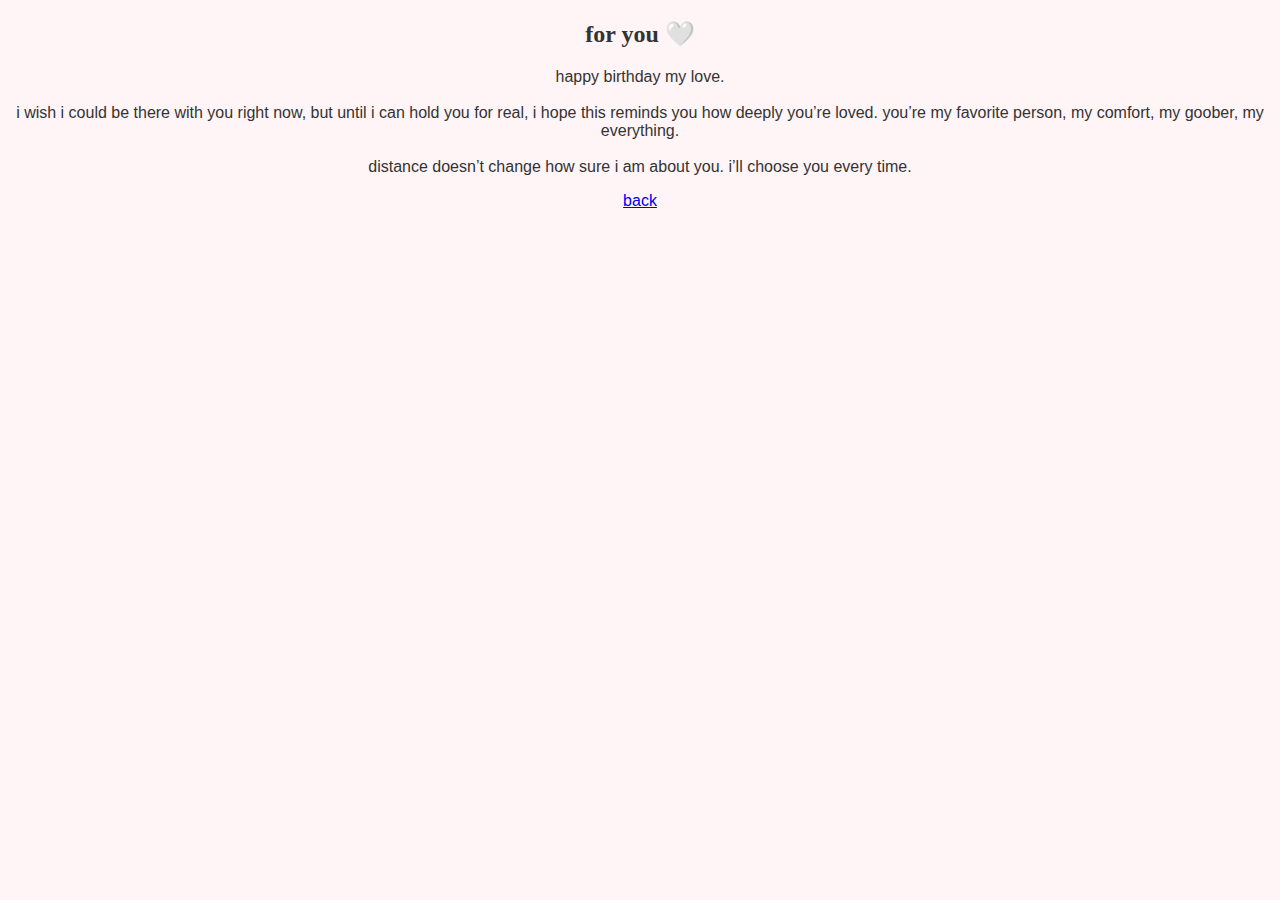
<file: letter.html>
<!DOCTYPE html>
<html lang="en">
<head>
  <meta charset="UTF-8">
  <title>For Claire</title>
  <link rel="stylesheet" href="style.css">
</head>
<body>

<div class="bg"></div>

<div class="card">
  <h2>for you 🤍</h2>
  <p class="letter">
    happy birthday my love.<br><br>

    i wish i could be there with you right now,
    but until i can hold you for real,
    i hope this reminds you how deeply you’re loved.
    you’re my favorite person, my comfort,
    my goober, my everything.<br><br>

    distance doesn’t change how sure i am about you.
    i’ll choose you every time.
  </p>

  <a href="index.html" class="button">back</a>
</div>

</body>
</html>
</file>
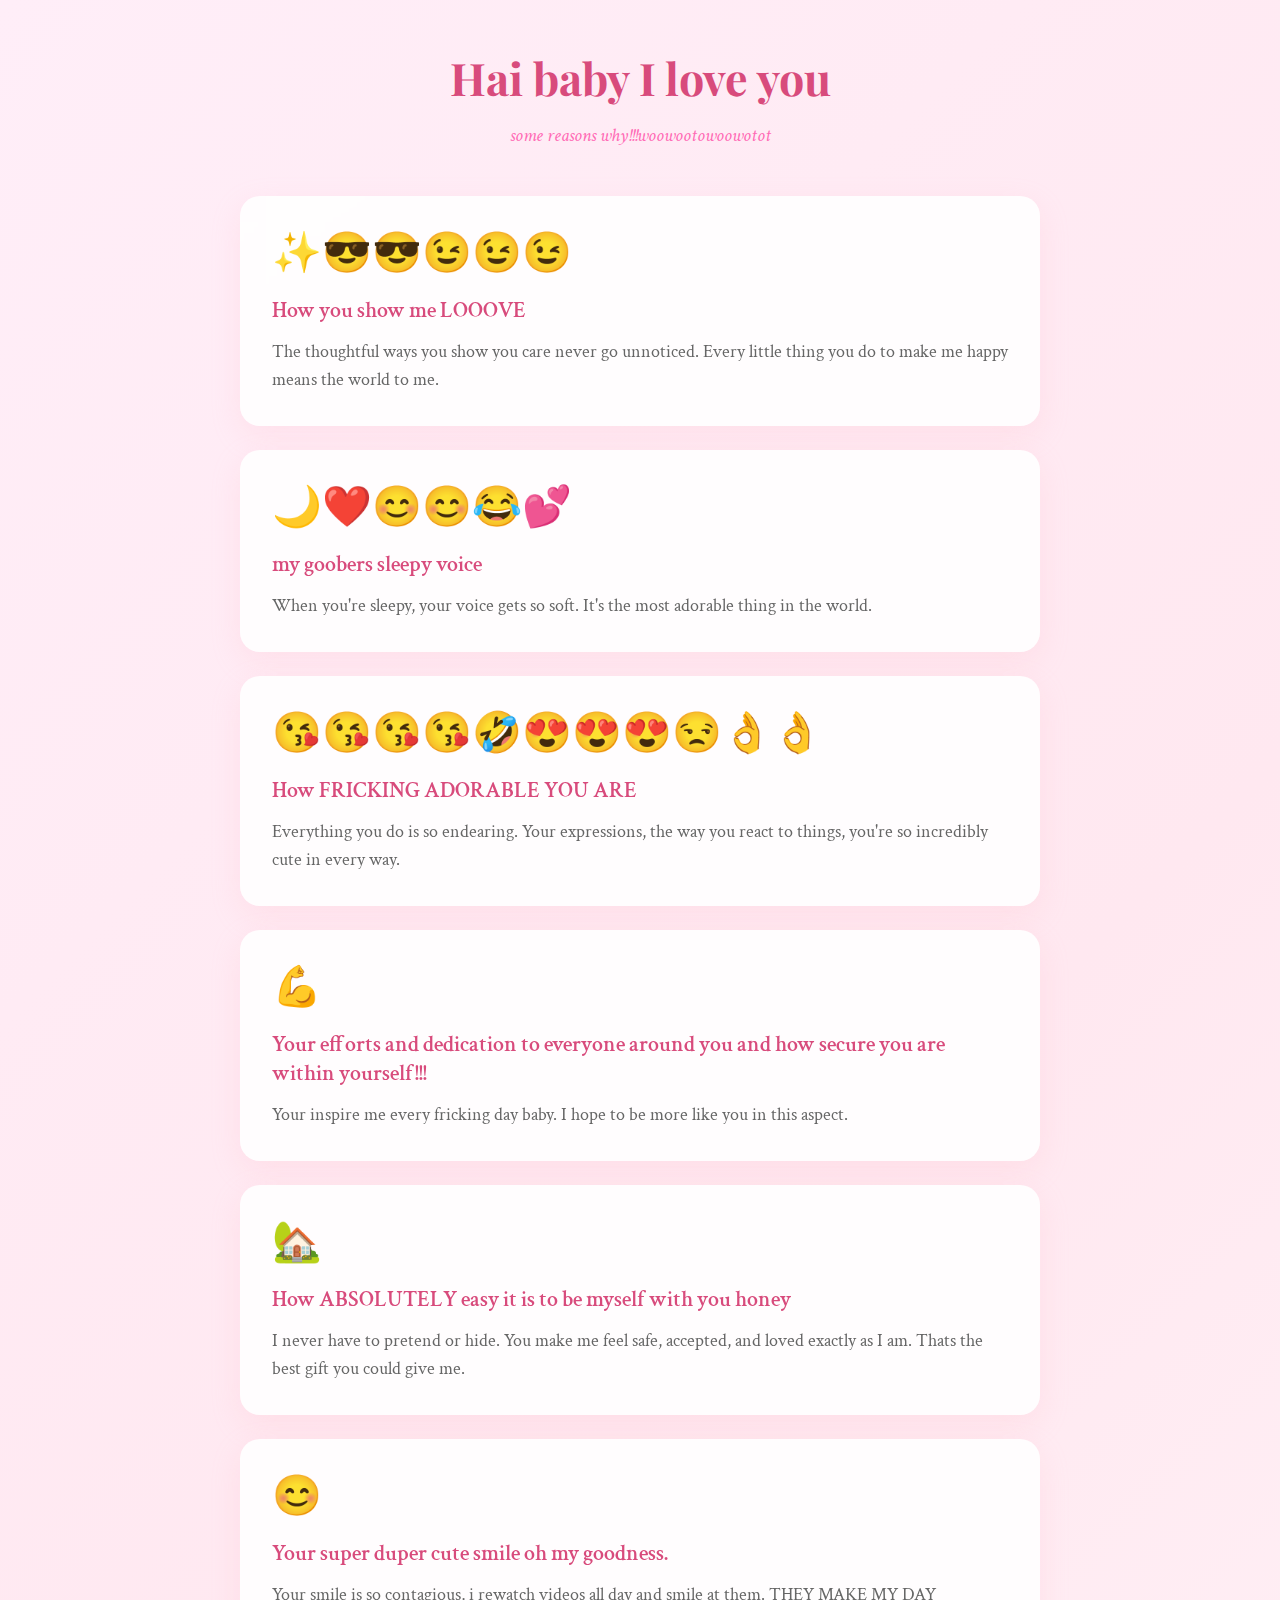
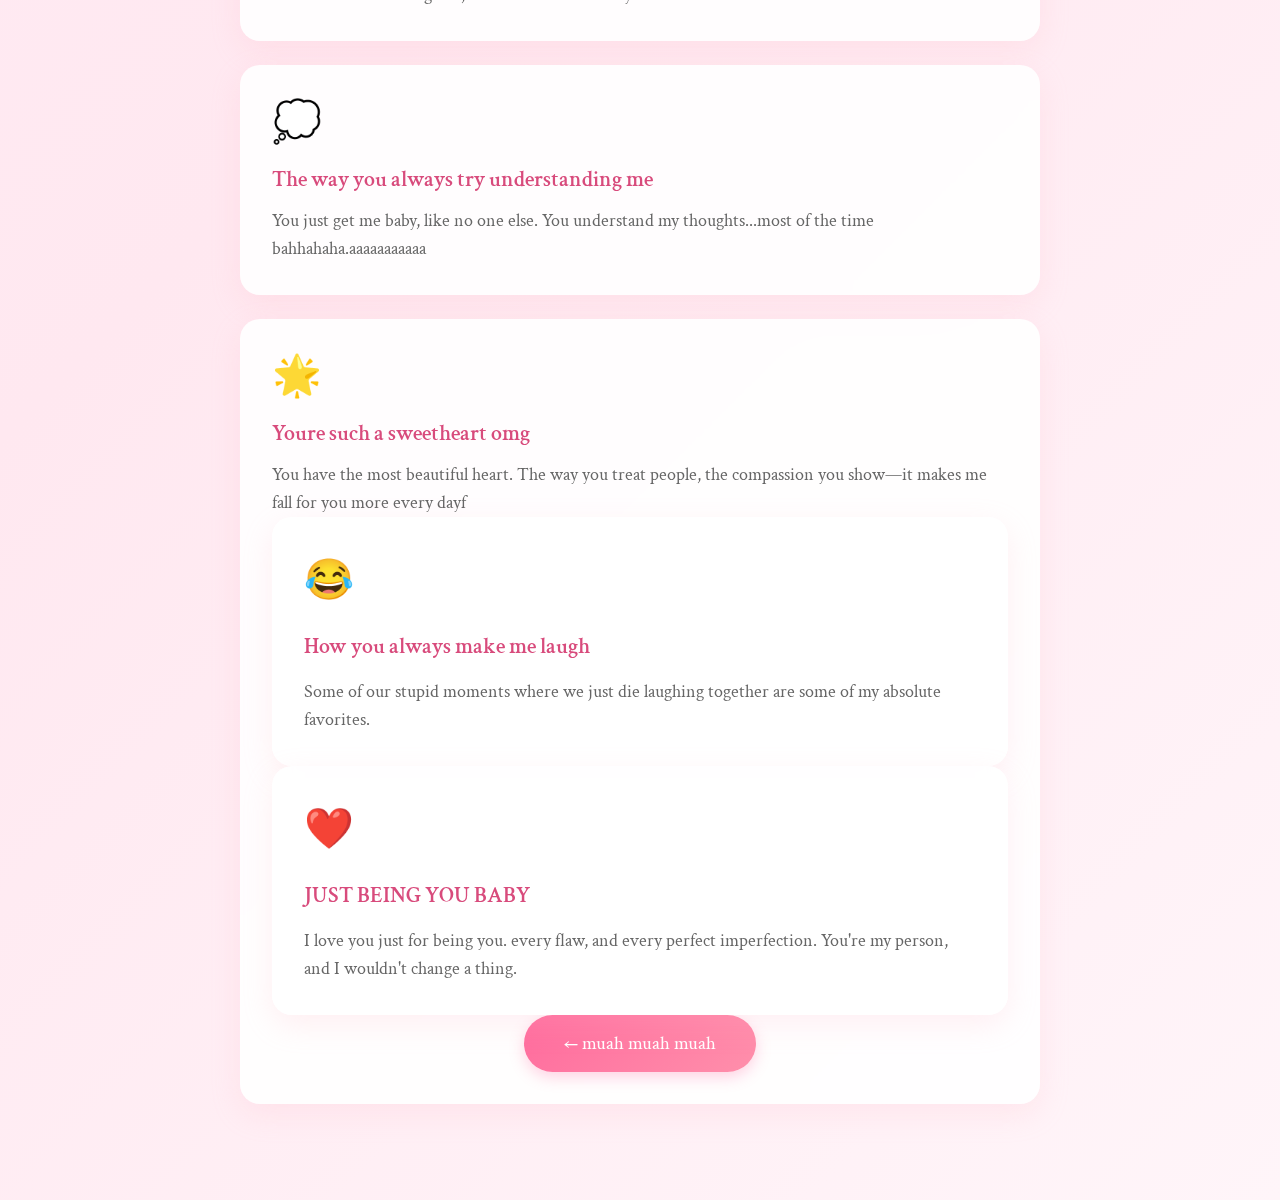
<file: reasons (1).html>
<!DOCTYPE html>
<html lang="en">
<head>
    <meta charset="UTF-8">
    <meta name="viewport" content="width=device-width, initial-scale=1.0">
    <title>Just some reasons of why i love you so dang much</title>
    <link href="https://fonts.googleapis.com/css2?family=Crimson+Text:ital,wght@0,400;0,600;1,400&family=Playfair+Display:wght@700&display=swap" rel="stylesheet">
    <style>
        * {
            margin: 0;
            padding: 0;
            box-sizing: border-box;
        }

        body {
            font-family: 'Crimson Text', serif;
            background: linear-gradient(135deg, #ffeef8 0%, #ffe8f0 50%, #fff5f9 100%);
            min-height: 100vh;
            padding: 3rem 1rem;
            position: relative;
            overflow-x: hidden;
        }

        /* Floating hearts animation */
        .heart {
            position: fixed;
            font-size: 20px;
            opacity: 0;
            animation: float-up 8s ease-in infinite;
            pointer-events: none;
            z-index: 1;
        }

        @keyframes float-up {
            0% {
                transform: translateY(100vh) rotate(0deg);
                opacity: 0;
            }
            10% {
                opacity: 0.8;
            }
            90% {
                opacity: 0.8;
            }
            100% {
                transform: translateY(-100px) rotate(360deg);
                opacity: 0;
            }
        }

        .container {
            max-width: 800px;
            margin: 0 auto;
            position: relative;
            z-index: 10;
        }

        .header {
            text-align: center;
            margin-bottom: 3rem;
            animation: fadeIn 1s ease-out;
        }

        h1 {
            font-family: 'Playfair Display', serif;
            font-size: 2.8rem;
            color: #d84b7c;
            margin-bottom: 1rem;
        }

        .subtitle {
            font-size: 1.2rem;
            color: #ff69b4;
            font-style: italic;
        }

        .reasons-grid {
            display: grid;
            gap: 1.5rem;
            margin-bottom: 3rem;
        }

        .reason-card {
            background: rgba(255, 255, 255, 0.9);
            backdrop-filter: blur(10px);
            padding: 2rem;
            border-radius: 20px;
            box-shadow: 0 10px 30px rgba(255, 182, 193, 0.2);
            transition: all 0.3s ease;
            animation: slideIn 0.6s ease-out backwards;
        }

        .reason-card:nth-child(1) { animation-delay: 0.1s; }
        .reason-card:nth-child(2) { animation-delay: 0.2s; }
        .reason-card:nth-child(3) { animation-delay: 0.3s; }
        .reason-card:nth-child(4) { animation-delay: 0.4s; }
        .reason-card:nth-child(5) { animation-delay: 0.5s; }
        .reason-card:nth-child(6) { animation-delay: 0.6s; }
        .reason-card:nth-child(7) { animation-delay: 0.7s; }
        .reason-card:nth-child(8) { animation-delay: 0.8s; }
        .reason-card:nth-child(9) { animation-delay: 0.9s; }
        .reason-card:nth-child(10) { animation-delay: 1s; }

        @keyframes slideIn {
            from {
                opacity: 0;
                transform: translateX(-30px);
            }
            to {
                opacity: 1;
                transform: translateX(0);
            }
        }

        @keyframes fadeIn {
            from {
                opacity: 0;
                transform: translateY(20px);
            }
            to {
                opacity: 1;
                transform: translateY(0);
            }
        }

        .reason-card:hover {
            transform: translateY(-5px);
            box-shadow: 0 15px 40px rgba(255, 182, 193, 0.3);
        }

        .reason-emoji {
            font-size: 2.5rem;
            margin-bottom: 1rem;
            display: inline-block;
        }

        .reason-title {
            font-size: 1.4rem;
            color: #d84b7c;
            margin-bottom: 0.8rem;
            font-weight: 600;
        }

        .reason-text {
            font-size: 1.1rem;
            color: #666;
            line-height: 1.6;
        }

        .back-btn {
            display: inline-block;
            padding: 1rem 2.5rem;
            background: linear-gradient(135deg, #ff6b9d 0%, #ff8fab 100%);
            color: white;
            text-decoration: none;
            border-radius: 50px;
            font-size: 1.2rem;
            transition: all 0.3s ease;
            box-shadow: 0 5px 15px rgba(255, 107, 157, 0.3);
            margin: 0 auto;
            display: block;
            width: fit-content;
        }

        .back-btn:hover {
            transform: translateY(-3px);
            box-shadow: 0 8px 25px rgba(255, 107, 157, 0.4);
        }

        @media (max-width: 600px) {
            h1 {
                font-size: 2.2rem;
            }
            
            .reason-card {
                padding: 1.5rem;
            }
        }
    </style>
</head>
<body>
    <!-- Background music -->
    <audio autoplay loop>
        <source src="song.mp3" type="audio/mpeg">
    </audio>
    
    <div class="container">
        <div class="header">
            <h1>Hai baby I love you</h1>
            <p class="subtitle">some reasons why!!!woowootowoowotot</p>
        </div>

        <div class="reasons-grid">
            <div class="reason-card">
                <div class="reason-emoji">✨😎😎😉😉😉</div>
                <div class="reason-title">How you show me LOOOVE</div>
                <div class="reason-text">The thoughtful ways you show you care never go unnoticed. Every little thing you do to make me happy means the world to me.</div>
            </div>

            <div class="reason-card">
                <div class="reason-emoji">🌙❤️😊😊😂💕</div>
                <div class="reason-title">my goobers sleepy voice</div>
                <div class="reason-text">When you're sleepy, your voice gets so soft. It's the most adorable thing in the world.</div>
            </div>

            <div class="reason-card">
                <div class="reason-emoji">😘😘😘😘🤣😍😍😍😒👌👌</div>
                <div class="reason-title">How FRICKING ADORABLE YOU ARE</div>
                <div class="reason-text">Everything you do is so endearing. Your expressions, the way you react to things, you're so incredibly cute in every way.</div>
            </div>

            <div class="reason-card">
                <div class="reason-emoji">💪</div>
                <div class="reason-title">Your efforts and dedication to everyone around you and how secure you are within yourself!!!</div>
                <div class="reason-text">Your inspire me every fricking day baby. I hope to be more like you in this aspect.</div>
            </div>

            <div class="reason-card">
                <div class="reason-emoji">🏡</div>
                <div class="reason-title">How ABSOLUTELY easy it is to be myself with you honey</div>
                <div class="reason-text">I never have to pretend or hide. You make me feel safe, accepted, and loved exactly as I am. Thats the best gift you could give me.</div>
            </div>

            <div class="reason-card">
                <div class="reason-emoji">😊</div>
                <div class="reason-title">Your super duper cute smile oh my goodness.</div>
                <div class="reason-text">Your smile is so contagious, i rewatch videos all day and smile at them. THEY MAKE MY DAY</div>
            </div>

            <div class="reason-card">
                <div class="reason-emoji">💭</div>
                <div class="reason-title">The way you always try understanding me</div>
                <div class="reason-text">You just get me baby, like no one else. You understand my thoughts...most of the time bahhahaha.aaaaaaaaaaa</div>
            </div>

            <div class="reason-card">
                <div class="reason-emoji">🌟</div>
                <div class="reason-title">Youre such a sweetheart omg</div>
                <div class="reason-text">You have the most beautiful heart. The way you treat people, the compassion you show—it makes me fall for you more every dayf

            <div class="reason-card">
                <div class="reason-emoji">😂</div>
                <div class="reason-title">How you always make me laugh</div>
                <div class="reason-text">Some of our stupid moments where we just die laughing together are some of my absolute favorites.</div>
            </div>

            <div class="reason-card">
                <div class="reason-emoji">❤️</div>
                <div class="reason-title">JUST BEING YOU BABY</div>
                <div class="reason-text">I love you just for being you. every flaw, and every perfect imperfection. You're my person, and I wouldn't change a thing.</div>
            </div>
        </div>

        <a href="index.html" class="back-btn">← muah muah muah</a>
    </div>

    <script>
        // Create floating hearts
        function createHeart() {
            const heart = document.createElement('div');
            heart.classList.add('heart');
            heart.innerHTML = '❤️';
            heart.style.left = Math.random() * 100 + 'vw';
            heart.style.animationDuration = (Math.random() * 3 + 5) + 's';
            heart.style.animationDelay = Math.random() * 2 + 's';
            document.body.appendChild(heart);

            setTimeout(() => {
                heart.remove();
            }, 10000);
        }

        // Create hearts periodically
        setInterval(createHeart, 800);
        
        // Create initial batch
        for (let i = 0; i < 5; i++) {
            setTimeout(createHeart, i * 200);
        }
    </script>
</body>
</html>
</file>
<file: style.css>
body {
  margin: 0;
  font-family: 'Inter', sans-serif;
  background: #fff5f7;
  color: #333;
  text-align: center;
}

.hero {
  padding: 80px 20px;
  background: linear-gradient(135deg, #ffb3c6, #ffc8dd);
}

.hero h1 {
  font-family: 'Playfair Display', serif;
  font-size: 3em;
}

.subtitle {
  font-size: 1.2em;
}

section {
  padding: 60px 20px;
}

h2 {
  font-family: 'Playfair Display', serif;
  margin-bottom: 20px;
}

.letter p {
  max-width: 700px;
  margin: auto;
  font-size: 1.1em;
}

.gallery {
  display: flex;
  justify-content: center;
  gap: 20px;
  flex-wrap: wrap;
}

.gallery img {
  width: 250px;
  border-radius: 15px;
}

.future ul {
  list-style: none;
  padding: 0;
}

.future li {
  font-size: 1.1em;
  margin: 10px 0;
}

footer {
  padding: 30px;
  font-size: 0.9em;
}
</file>
